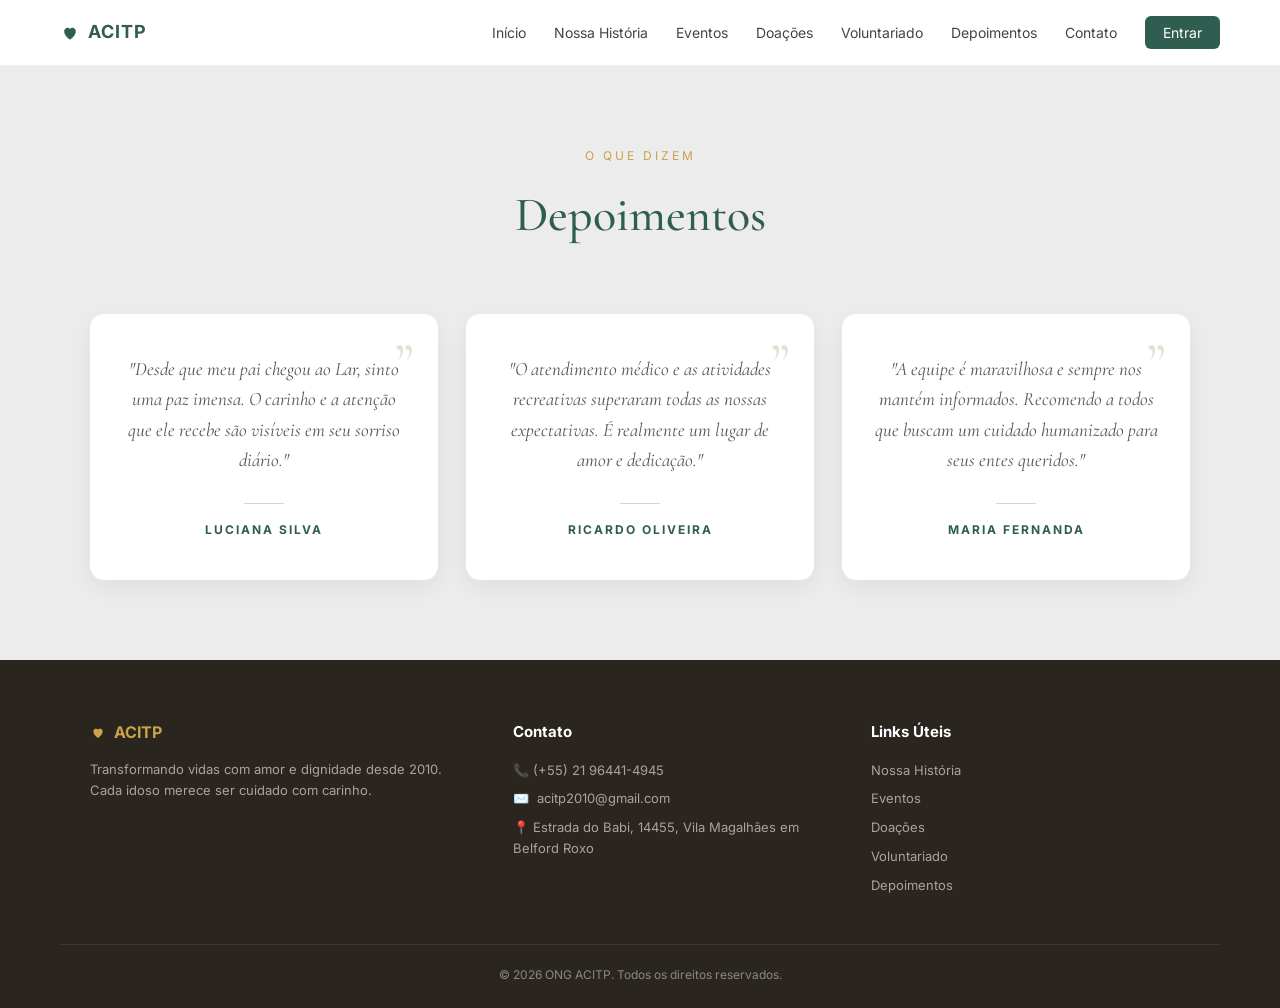
<file: depoimentos.html>
<!DOCTYPE html>
<html lang="pt-BR">
<head>
<meta charset="UTF-8" />
<meta name="viewport" content="width=device-width, initial-scale=1.0" />
<title>ACITP - Depoimentos</title>
<link rel="preconnect" href="https://fonts.googleapis.com">
<link rel="preconnect" href="https://fonts.gstatic.com" crossorigin>
<link href="https://fonts.googleapis.com/css2?family=Cormorant+Garamond:ital,wght@0,400;0,600;1,400&family=Inter:wght@400;500;600;700&display=swap" rel="stylesheet">
<style>
  * { margin: 0; padding: 0; box-sizing: border-box; }
  :root {
    --green: #2f5d4f;
    --green-dark: #1f4035;
    --gold: #c9a24a;
    --bg: #ffffff;
    --section-bg: #ececec;
    --card: #ffffff;
    --text: #333;
    --muted: #777;
    --footer-bg: #2b2520;
    --footer-text: #cfc8c0;
  }
  body {
    font-family: 'Inter', sans-serif;
    color: var(--text);
    background: var(--bg);
    line-height: 1.6;
  }

  /* Header */
  header {
    display: flex;
    justify-content: space-between;
    align-items: center;
    padding: 18px 60px;
    background: #fff;
    border-bottom: 1px solid #f0f0f0;
  }
  .logo {
    display: flex;
    align-items: center;
    gap: 8px;
    font-weight: 700;
    color: var(--green);
    font-size: 18px;
    letter-spacing: 1px;
  }
  .logo svg { width: 20px; height: 20px; fill: var(--green); }
  nav ul {
    list-style: none;
    display: flex;
    gap: 28px;
    align-items: center;
  }
  nav a {
    text-decoration: none;
    color: #444;
    font-size: 14px;
    transition: color .2s;
  }
  nav a:hover { color: var(--green); }
  .btn-entrar {
    background: var(--green);
    color: #fff;
    padding: 8px 18px;
    border-radius: 6px;
    font-size: 14px;
  }
  .btn-entrar:hover { background: var(--green-dark); color: #fff; }

  /* Section */
  .depoimentos {
    background: var(--section-bg);
    padding: 80px 20px;
  }
  .container {
    max-width: 1100px;
    margin: 0 auto;
  }
  .section-tag {
    text-align: center;
    color: var(--gold);
    font-size: 12px;
    letter-spacing: 3px;
    text-transform: uppercase;
    margin-bottom: 12px;
  }
  .section-title {
    text-align: center;
    font-family: 'Cormorant Garamond', serif;
    font-size: 48px;
    color: var(--green);
    font-weight: 500;
    margin-bottom: 60px;
  }
  .cards {
    display: grid;
    grid-template-columns: repeat(3, 1fr);
    gap: 28px;
  }
  .card {
    background: var(--card);
    border-radius: 14px;
    padding: 40px 30px;
    box-shadow: 0 8px 24px rgba(0,0,0,0.06);
    text-align: center;
    position: relative;
  }
  .card .quote-icon {
    position: absolute;
    top: 20px;
    right: 24px;
    font-family: 'Cormorant Garamond', serif;
    font-size: 60px;
    color: #e8e2d4;
    line-height: 1;
  }
  .card p {
    font-family: 'Cormorant Garamond', serif;
    font-style: italic;
    font-size: 19px;
    color: #555;
    margin-bottom: 28px;
  }
  .card .divider {
    width: 40px;
    height: 1px;
    background: #d4d4d4;
    margin: 0 auto 16px;
  }
  .card .name {
    font-size: 12px;
    letter-spacing: 2px;
    color: var(--green);
    font-weight: 700;
  }

  /* Footer */
  footer {
    background: var(--footer-bg);
    color: var(--footer-text);
    padding: 60px 60px 24px;
  }
  .footer-grid {
    display: grid;
    grid-template-columns: 1.2fr 1fr 1fr;
    gap: 40px;
    max-width: 1100px;
    margin: 0 auto;
  }
  .footer-grid h4 {
    color: #fff;
    margin-bottom: 16px;
    font-size: 15px;
  }
  .footer-brand {
    display: flex;
    align-items: center;
    gap: 8px;
    color: var(--gold);
    font-weight: 700;
    margin-bottom: 14px;
  }
  .footer-brand svg { width: 16px; height: 16px; fill: var(--gold); }
  .footer-grid p, .footer-grid li {
    font-size: 13px;
    color: #aaa39b;
    margin-bottom: 8px;
    list-style: none;
  }
  .footer-grid a { color: #aaa39b; text-decoration: none; }
  .footer-grid a:hover { color: #fff; }
  .contact-item {
    display: flex;
    align-items: center;
    gap: 8px;
  }
  .footer-bottom {
    text-align: center;
    margin-top: 40px;
    padding-top: 20px;
    border-top: 1px solid #3d3530;
    font-size: 12px;
    color: #888;
  }

  @media (max-width: 900px) {
    .cards { grid-template-columns: 1fr; }
    nav ul { display: none; }
    .footer-grid { grid-template-columns: 1fr; }
    header { padding: 16px 20px; }
    .section-title { font-size: 36px; }
  }
</style>
</head>
<body>

<header>
  <div class="logo">
    <svg viewBox="0 0 24 24"><path d="M12 21s-7-4.35-7-10a4 4 0 0 1 7-2.65A4 4 0 0 1 19 11c0 5.65-7 10-7 10z"/></svg>
    ACITP
  </div>
  <nav>
    <ul>
      <li><a href="#">Início</a></li>
      <li><a href="#">Nossa História</a></li>
      <li><a href="#">Eventos</a></li>
      <li><a href="#">Doações</a></li>
      <li><a href="#">Voluntariado</a></li>
      <li><a href="#">Depoimentos</a></li>
      <li><a href="#">Contato</a></li>
      <li><a href="#" class="btn-entrar">Entrar</a></li>
    </ul>
  </nav>
</header>

<section class="depoimentos">
  <div class="container">
    <div class="section-tag">O QUE DIZEM</div>
    <h2 class="section-title">Depoimentos</h2>
    <div class="cards">
      <div class="card">
        <span class="quote-icon">”</span>
        <p>"Desde que meu pai chegou ao Lar, sinto uma paz imensa. O carinho e a atenção que ele recebe são visíveis em seu sorriso diário."</p>
        <div class="divider"></div>
        <div class="name">LUCIANA SILVA</div>
      </div>
      <div class="card">
        <span class="quote-icon">”</span>
        <p>"O atendimento médico e as atividades recreativas superaram todas as nossas expectativas. É realmente um lugar de amor e dedicação."</p>
        <div class="divider"></div>
        <div class="name">RICARDO OLIVEIRA</div>
      </div>
      <div class="card">
        <span class="quote-icon">”</span>
        <p>"A equipe é maravilhosa e sempre nos mantém informados. Recomendo a todos que buscam um cuidado humanizado para seus entes queridos."</p>
        <div class="divider"></div>
        <div class="name">MARIA FERNANDA</div>
      </div>
    </div>
  </div>
</section>

<footer>
  <div class="footer-grid">
    <div>
      <div class="footer-brand">
        <svg viewBox="0 0 24 24"><path d="M12 21s-7-4.35-7-10a4 4 0 0 1 7-2.65A4 4 0 0 1 19 11c0 5.65-7 10-7 10z"/></svg>
        ACITP
      </div>
      <p>Transformando vidas com amor e dignidade desde 2010. Cada idoso merece ser cuidado com carinho.</p>
    </div>
    <div>
      <h4>Contato</h4>
      <p class="contact-item">📞 (+55) 21 96441-4945</p>
      <p class="contact-item">✉️ <a href="mailto:acitp2010@gmail.com">acitp2010@gmail.com</a></p>
      <p class="contact-item">📍 Estrada do Babi, 14455, Vila Magalhães em Belford Roxo</p>
    </div>
    <div>
      <h4>Links Úteis</h4>
      <ul>
        <li><a href="#">Nossa História</a></li>
        <li><a href="#">Eventos</a></li>
        <li><a href="#">Doações</a></li>
        <li><a href="#">Voluntariado</a></li>
        <li><a href="#">Depoimentos</a></li>
      </ul>
    </div>
  </div>
  <div class="footer-bottom">
    © 2026 ONG ACITP. Todos os direitos reservados.
  </div>
</footer>

</body>
</html>
</file>
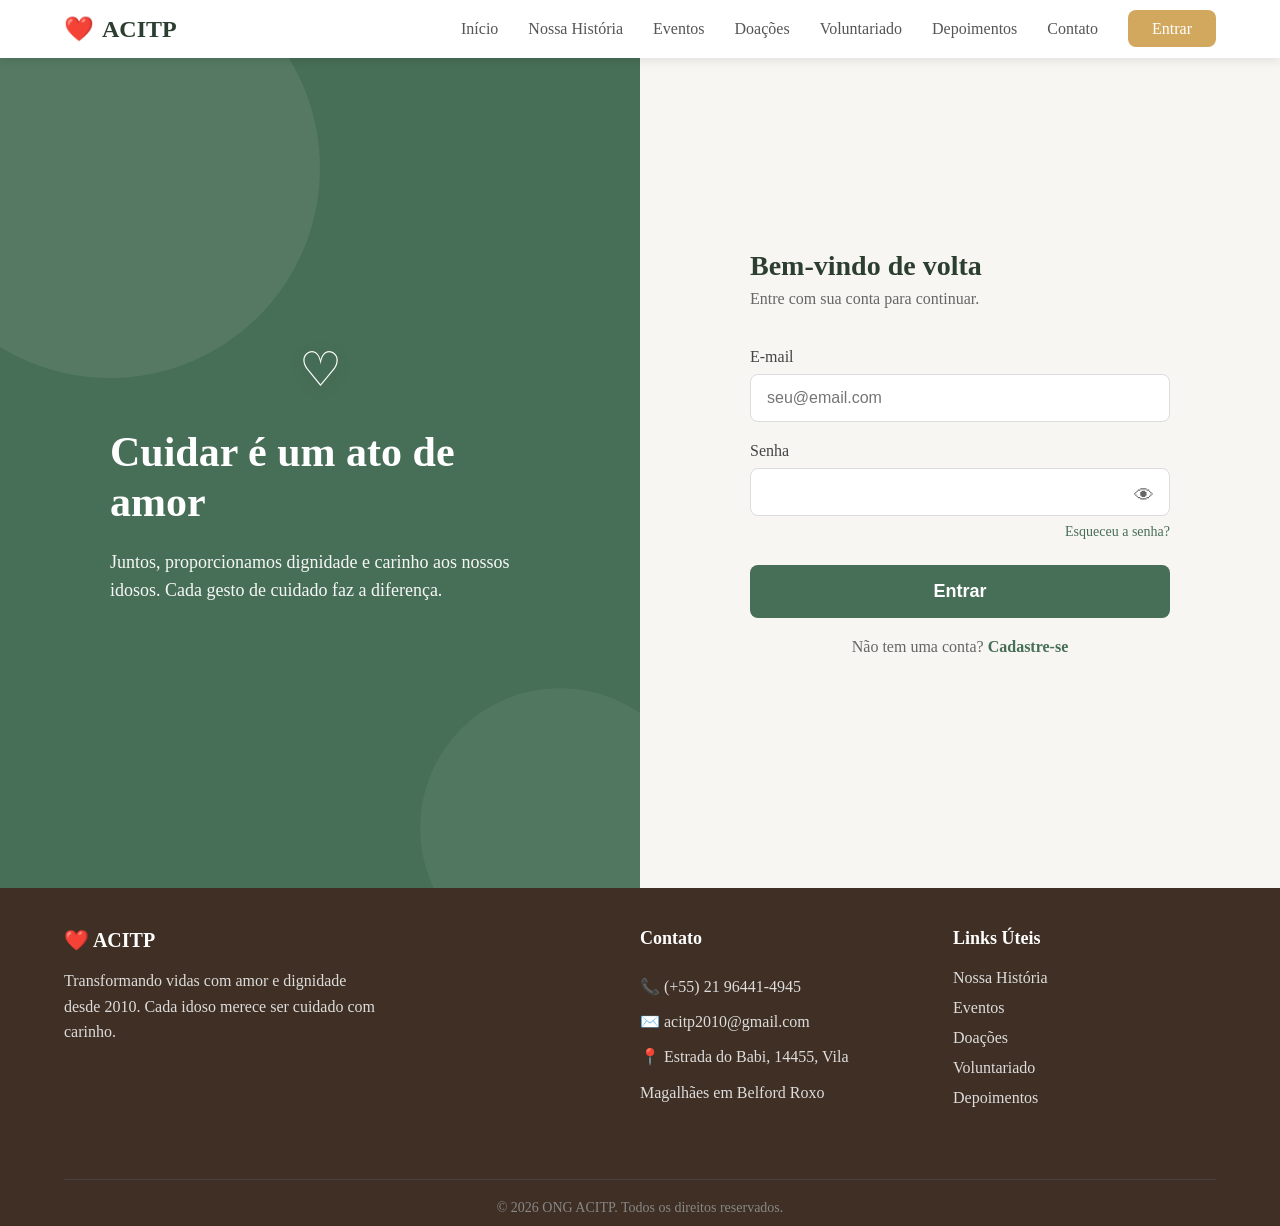
<file: Login_Folder/login.html>
<!DOCTYPE html>
<html lang="pt-BR">
<head>
    <meta charset="UTF-8">
    <meta name="viewport" content="width=device-width, initial-scale=1.0">
    <title>ACITP - Entrar</title>
    <link rel="stylesheet" href="login.css">
</head>
<body>

    <header>
        <nav>
            <a href="#" class="logo">
                <span>❤️</span> ACITP
            </a>

            <ul class="menu">
                <li><a href="#">Início</a></li>
                <li><a href="#">Nossa História</a></li>
                <li><a href="#">Eventos</a></li>
                <li><a href="#">Doações</a></li>
                <li><a href="#">Voluntariado</a></li>
                <li><a href="#">Depoimentos</a></li>
                <li><a href="#">Contato</a></li>
                <li><a href="login.html" class="botaoentrar" style="color: white;">Entrar</a></li>
            </ul>
        </nav>
    </header>

    <main>
        <div class="parteverde">
            <div class="heart">♡</div>
            <h1>Cuidar é um ato de amor</h1>
            <p>Juntos, proporcionamos dignidade e carinho aos nossos idosos. Cada gesto de cuidado faz a diferença.</p>
        </div>

        <div class="partebranca">
            <div class="form-container">
                <h2>Bem-vindo de volta</h2>
                <p>Entre com sua conta para continuar.</p>

                <form id="loginForm">
                    <label for="iemail">E-mail</label>
                    <input type="email" id="iemail" placeholder="seu@email.com" required>

                    <div class="senha-container">
                        <label for="isenha">Senha</label>
                        <input type="password" id="isenha" required>
                        <span id="versenha">👁</span>
                    </div>

                    <a href="#" class="esqueceu">Esqueceu a senha?</a>

                    <button type="submit" class="btn-entrar-form">Entrar</button>
                </form>

                <div class="cadastre">
                   <p>Não tem uma conta? <a href="../cadastro_folder/cadastro.html">Cadastre-se</a> </p>
                </div>
            </div>
        </div>
    </main>
<script src="login.js"></script>

<footer>
        <div class="footer-content">
            <div>
                <div class="footer-logo">
                    ❤️ ACITP
                </div>
                <p class="footer-desc">
                    Transformando vidas com amor e dignidade desde 2010. Cada idoso merece ser cuidado com carinho.
                </p>
            </div>


            <div class="footer-column">
                <h3>Contato</h3>
                <div class="contact-info">
                    <p><a href="tel:+5521964414945">📞 (+55) 21 96441-4945</a></p>
                    <p><a href="mailto:acitp2010@gmail.com">✉️ acitp2010@gmail.com</a></p>
                    <p>📍 Estrada do Babi, 14455, Vila Magalhães em Belford Roxo</p>
                </div>
            </div>

            <div class="footer-column">
                <h3>Links Úteis</h3>
                <ul>
                    <li><a href="#">Nossa História</a></li>
                    <li><a href="#">Eventos</a></li>
                    <li><a href="#">Doações</a></li>
                    <li><a href="#">Voluntariado</a></li>
                    <li><a href="#">Depoimentos</a></li>
                </ul>
            </div>
        </div>

        <div class="footer-bottom">
            © 2026 ONG ACITP. Todos os direitos reservados.
        </div>
    </footer>

</body>
</html>
</file>
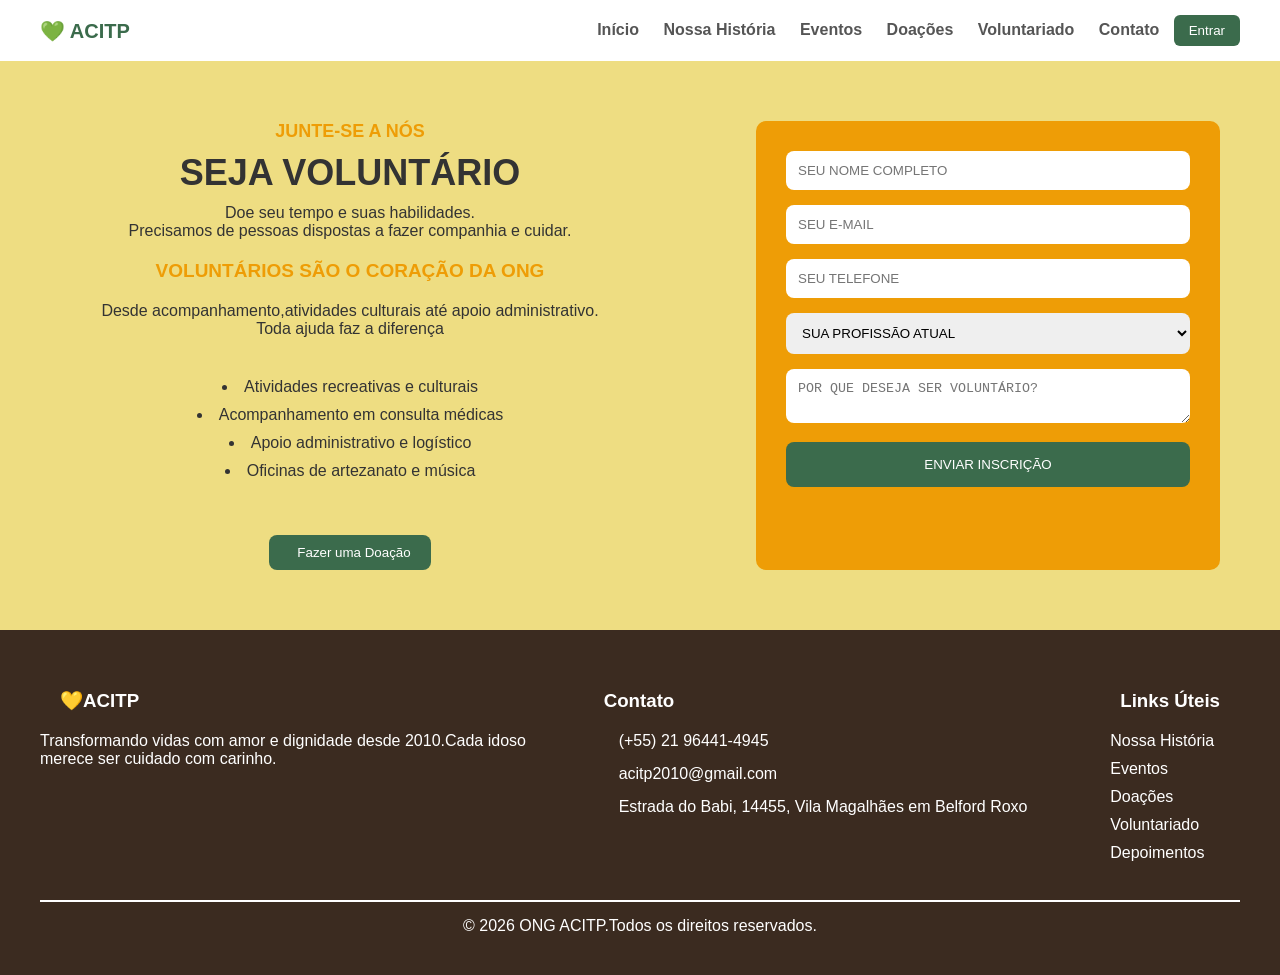
<file: voluntariado_Folder/voluntariado.html>
<!DOCTYPE html>
<html lang="pt-br">
<head>
  <meta charset="UTF-8">
  <title>Voluntariado</title>
  <link rel="stylesheet" href="voluntariado.css">
  <link rel="stylesheet" href="https://cdn-uicons.flaticon.com/uicons-regular-rounded/css/uicons-regular-rounded.css">
</head>

<body>

<header class="header">
  <div class="logo">💚 ACITP</div>
  <nav>
    <a href="#">Início</a>
    <a href="#">Nossa História</a>
    <a href="#">Eventos</a>
    <a href="#">Doações</a>
    <a href="#">Voluntariado</a>
    <a href="#">Contato</a>
    <button class="btn-login">Entrar</button>
  </nav>
</header>

<section class="container">

  <div class="main">
    <h4>JUNTE-SE A NÓS</h4>
    <h1>SEJA VOLUNTÁRIO</h1>

    Doe seu tempo e suas habilidades.<br>
    Precisamos de pessoas dispostas a fazer companhia e cuidar.

    <h3>VOLUNTÁRIOS SÃO O CORAÇÃO DA ONG</h3>

    Desde acompanhamento,atividades culturais até apoio administrativo.<br>
    Toda ajuda faz a diferença

    <ul>
      <li>Atividades recreativas e culturais</li>
      <li>Acompanhamento em consulta médicas</li>
      <li>Apoio administrativo e logístico</li>
      <li>Oficinas de artezanato e música</li>
    </ul>

    <button class="btn-doar"><i class="fi fi-rr-hand-holding-heart"></i> Fazer uma Doação</button>
  </div>
  

  <div class="form-box">
    <input type="text" placeholder="SEU NOME COMPLETO">
    <input type="email" placeholder="SEU E-MAIL">
    <input type="text" placeholder="SEU TELEFONE">

    <select>
      <option selected>SUA PROFISSÃO ATUAL</option>
      <option value="Enfermeiro / Técnico de Enfermagem">Enfermeiro / Técnico de Enfermagem</option>
      <option value="Fisioterapeuta">Fisioterapeuta</option>  
      <option value="Psicólogo">Psicólogo</option>
      <option value="Nutricionista">Nutricionista</option>
      <option value="Assistente Social">Assistente Social</option>
      <option value= "Artesão / Professor de Artes">Artesão / Professor de Artes</option>
      <option value="Comunicador / Social Media">Comunicador / Social Media</option>
      <option value="Voluntário Geral">Voluntário Geral</option>
    </select>

    <textarea placeholder="POR QUE DESEJA SER VOLUNTÁRIO?"></textarea>

    <button class="btn-enviar">ENVIAR INSCRIÇÃO</button>
  </div>

</section>

<footer class="footer">

  <div>

    <h3>💛ACITP</h3>
    <p>Transformando vidas com amor e dignidade desde 2010.Cada idoso </p>
    <p>merece ser cuidado com carinho.</p>
  </div>

  <div>
    <h3>Contato</h3>
    <p id="telefone"><i class="fi fi-rr-phone-call"></i>(+55) 21 96441-4945</p>
    <p id="email"><i class="fi fi-rr-envelope"></i>acitp2010@gmail.com</p>
    <p id="endereco"><i class="fi fi-rr-marker"></i>Estrada do Babi, 14455, Vila Magalhães em Belford Roxo</p>
  </div>

  <div>
    <h3>Links Úteis</h3>
    <a href="#">Nossa História</a>
    <a href="#">Eventos</a>
    <a href="#">Doações</a>
    <a href="#">Voluntariado</a>
    <a href="#">Depoimentos</a>
  </div>

  <!-- LINHA + COPYRIGHT -->
  <div class="copyright">
    © 2026 ONG ACITP.Todos os direitos reservados.
  </div>

</footer>

</body>
</html>
</file>
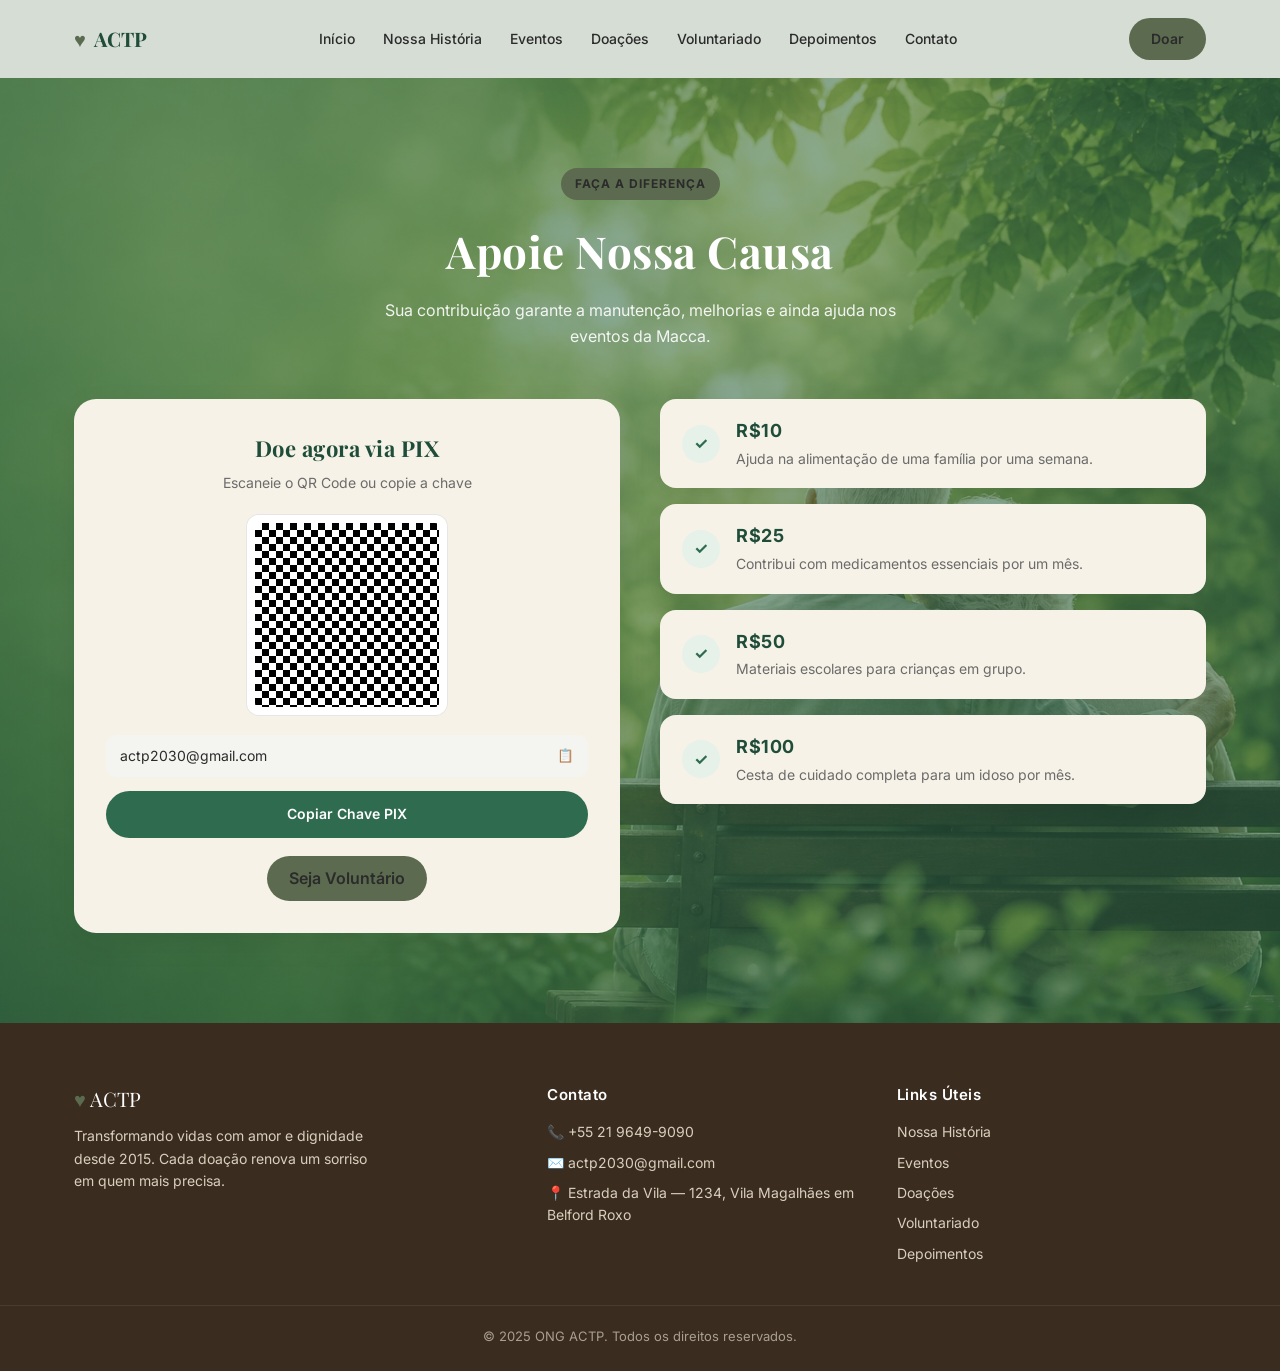
<file: CÓDIGOS/Doacao/doacao.html>
<!DOCTYPE html>
<html lang="pt-BR">
<head>
<meta charset="UTF-8" />
<meta name="viewport" content="width=device-width, initial-scale=1.0" />
<title>ACTP — Apoie Nossa Causa</title>
<link href="https://fonts.googleapis.com/css2?family=Playfair+Display:wght@700;900&family=Inter:wght@300;400;500;600;700&display=swap" rel="stylesheet">
<style>
  /* ---------- Reset & base ---------- */
  * { margin: 0; padding: 0; box-sizing: border-box; }
  :root{
    --bg: #D6DDD5;
    --bg-soft: #f4f6ee;
    --green-dark: #1f4d3a;
    --green: #2e6b4f;
    --green-light: #3a8a64;
    --brown: #4a3a2a;
    --brown-dark: #3a2d20;
    --text: #2b2b2b;
    --muted: #6b6b6b;
    --card: #ffffff;
    --yellow: #5C6B4F;
    --radius: 22px;
    --shadow: 0 10px 30px rgba(0,0,0,.08);
  }
  html,body{ background: var(--bg); color: var(--text); font-family: 'Inter', sans-serif; line-height: 1.6; }
  h1,h2,h3,h4 { font-family: 'Playfair Display', serif; color: var(--green-dark); letter-spacing: .5px; }
  a { text-decoration: none; color: inherit; }
  img { max-width: 100%; display: block; }
  .container { max-width: 1180px; margin: 0 auto; padding: 0 24px; }

  /* ---------- Header ---------- */
  header{
    background: var(--bg);
    padding: 18px 0;
    position: sticky; top: 0; z-index: 50;
  }
  .nav{ display:flex; align-items:center; justify-content:space-between;}
  .logo{ display:flex; align-items:center; gap:8px; font-family:'Playfair Display',serif; font-weight:700; color:var(--green-dark); font-size:20px;}
  .logo .heart{ color: var(--yellow); }
  nav ul{ display:flex; gap: 28px; list-style:none; font-size: 14px; font-weight: 500; }
  nav ul a:hover{ color: var(--green); }
  .btn{
    display:inline-block; padding: 10px 22px; border-radius: 999px;
    background: var(--yellow); color: #2b2b2b; font-weight: 600; font-size: 14px;
    transition: transform .2s ease, box-shadow .2s ease;
  }
  .btn:hover{ transform: translateY(-2px); box-shadow: 0 8px 20px rgba(232,197,71,.4); }
  .btn-green{ background: var(--green); color:#fff; }
  .btn-green:hover{ box-shadow: 0 8px 20px rgba(46,107,79,.35); }
/* ---------- Doação section ---------- */
  .doacao{
    position: relative;
    padding: 90px 0;
    background:
      linear-gradient(rgba(46,107,79,.55), rgba(46,107,79,.55)),
      url("imagens/imagem_doacao.png") center/cover no-repeat;
    color: #fff;
  }
  .doacao .tag{
    display:inline-block; background: var(--yellow); color: #2b2b2b;
    padding: 6px 14px; border-radius: 999px; font-size: 12px; font-weight: 700;
    letter-spacing: 1px; text-transform: uppercase;
  }
  .doacao-header{ text-align:center; margin-bottom: 50px; }
  .doacao-header h2{ color:#fff; font-size: 44px; margin: 16px 0 12px; }
  .doacao-header p{ max-width: 560px; margin: 0 auto; opacity: .9; }

  .doacao-grid{
    display: grid; grid-template-columns: 1fr 1fr; gap: 40px;
    align-items: start;
  }

  /* PIX card */
  .pix-card{
    background: #F6F2E7; color: var(--text);
    border-radius: var(--radius); padding: 32px;
    box-shadow: var(--shadow); text-align:center;
  }
  .pix-card h3{ font-size: 22px; margin-bottom: 6px; }
  .pix-card .sub{ color: var(--muted); font-size: 14px; margin-bottom: 20px; }
  .qr{
    width: 200px; height: 200px; margin: 0 auto 20px;
    background:
      repeating-conic-gradient(#000 0% 25%, #fff 0% 50%) 0 0/14px 14px;
    border: 8px solid #fff; border-radius: 12px;
    box-shadow: 0 0 0 1px #e6e6e6;
  }
  .pix-key{
    display:flex; align-items:center; justify-content:space-between;
    background: #f4f4f0; border-radius: 10px;
    padding: 10px 14px; font-size: 14px; margin-bottom: 14px;
  }
  .pix-key button{
    background: transparent; border: 0; cursor: pointer; color: var(--green); 
  }
  .pix-card .btn{ width: 100%; background: var(--green); color: #fff; padding: 12px; }
  .seja-voluntario{
    display:inline-block; margin-top: 18px;
    background: var(--yellow); color:#2b2b2b; font-weight:600;
    padding: 10px 22px; border-radius: 999px;
  }

  /* Donation tiers */
  .tiers{ display:flex; flex-direction:column; gap: 16px; }
  .tier{
    background:#F6F2E7; color: var(--text);
    border-radius: 16px; padding: 18px 22px;
    display:flex; align-items:center; gap:16px;
    box-shadow: var(--shadow);
    transition: transform .2s ease;
  }
  .tier:hover{ transform: translateX(6px); }
  .tier .check{
    width: 38px; height: 38px; border-radius: 50%;
    background: #e6f1ea; color: var(--green);
    display:flex; align-items:center; justify-content:center;
    font-weight: 700; flex-shrink: 0;
  }
  .tier h4{ font-family:'Inter',sans-serif; color: var(--green-dark); font-size: 18px; margin-bottom: 2px; }
  .tier p{ color: var(--muted); font-size: 14px; }

  /* ---------- Footer ---------- */
  footer{
    background: var(--brown-dark); color: #d9cfbe;
    padding: 60px 0 24px;
  }
  .foot-grid{
    display:grid; grid-template-columns: 1.4fr 1fr 1fr; gap: 40px;
  }
  .foot-grid h4{ color:#fff; font-family:'Inter',sans-serif; font-size:15px; margin-bottom:14px; font-weight:600;}
  .foot-grid ul{ list-style:none; display:flex; flex-direction:column; gap:8px; font-size:14px; }
  .foot-grid a:hover{ color:#fff; }
  .foot-logo{ color:#fff; font-family:'Playfair Display',serif; font-size: 20px; margin-bottom:10px;}
  .foot-logo .heart{ color: var(--yellow); }
  .foot-bottom{
    border-top: 1px solid rgba(255,255,255,.1);
    margin-top: 40px; padding-top: 20px;
    text-align:center; font-size: 13px; opacity: .7;
  }

  /* ---------- Responsive ---------- */
  @media (max-width: 820px){
    nav ul{ display:none; }
    .evento-row, .evento-row.reverse{
      grid-template-columns: 1fr; gap: 24px; direction: ltr; margin-bottom: 50px;
    }
    .doacao-grid{ grid-template-columns: 1fr; }
    .doacao-header h2{ font-size: 32px; }
    .foot-grid{ grid-template-columns: 1fr; }
  }
</style>
</head>
<body>

    <!-- ============ HEADER ============ -->
<header>
  <div class="container nav">
    <div class="logo"><span class="heart">♥</span> ACTP</div>
    <nav>
      <ul>
        <li><a href="#">Início</a></li>
        <li><a href="#">Nossa História</a></li>
        <li><a href="eventos.html">Eventos</a></li>
        <li><a href="doacao.html">Doações</a></li>
        <li><a href="#">Voluntariado</a></li>
        <li><a href="#">Depoimentos</a></li>
        <li><a href="#">Contato</a></li>
      </ul>
    </nav>
    <a href="#doacao" class="btn">Doar</a>
  </div>
</header>
<!-- ============ DOAÇÃO ============ -->
<section class="doacao" id="doacao">
  <div class="container">
    <div class="doacao-header">
      <span class="tag">Faça a diferença</span>
      <h2>Apoie Nossa Causa</h2>
      <p>Sua contribuição garante a manutenção, melhorias e ainda ajuda nos eventos da Macca.</p>
    </div>

    <div class="doacao-grid">
      <!-- PIX -->
      <div class="pix-card">
        <h3>Doe agora via PIX</h3>
        <p class="sub">Escaneie o QR Code ou copie a chave</p>
        <div class="qr" aria-label="QR Code"></div>
        <div class="pix-key">
          <span>actp2030@gmail.com</span>
          <button title="Copiar">📋</button>
        </div>
        <a href="#" class="btn btn-green">Copiar Chave PIX</a>
        <div><a href="#" class="seja-voluntario">Seja Voluntário</a></div>
      </div>

      <!-- Tiers -->
      <div class="tiers">
        <div class="tier">
          <div class="check">✓</div>
          <div>
            <h4>R$10</h4>
            <p>Ajuda na alimentação de uma família por uma semana.</p>
          </div>
        </div>
        <div class="tier">
          <div class="check">✓</div>
          <div>
            <h4>R$25</h4>
            <p>Contribui com medicamentos essenciais por um mês.</p>
          </div>
        </div>
        <div class="tier">
          <div class="check">✓</div>
          <div>
            <h4>R$50</h4>
            <p>Materiais escolares para crianças em grupo.</p>
          </div>
        </div>
        <div class="tier">
          <div class="check">✓</div>
          <div>
            <h4>R$100</h4>
            <p>Cesta de cuidado completa para um idoso por mês.</p>
          </div>
        </div>
      </div>
    </div>
  </div>
</section>

<!-- ============ FOOTER ============ -->
<footer>
  <div class="container foot-grid">
    <div>
      <div class="foot-logo"><span class="heart">♥</span> ACTP</div>
      <p style="font-size:14px; max-width:300px;">
        Transformando vidas com amor e dignidade desde 2015. Cada doação
        renova um sorriso em quem mais precisa.
      </p>
    </div>
    <div>
      <h4>Contato</h4>
      <ul>
        <li>📞 +55 21 9649-9090</li>
        <li>✉️ actp2030@gmail.com</li>
        <li>📍 Estrada da Vila — 1234, Vila Magalhães em Belford Roxo</li>
      </ul>
    </div>
    <div>
      <h4>Links Úteis</h4>
      <ul>
        <li><a href="#">Nossa História</a></li>
        <li><a href="eventos.html">Eventos</a></li>
        <li><a href="doacao.html">Doações</a></li>
        <li><a href="#">Voluntariado</a></li>
        <li><a href="#">Depoimentos</a></li>
      </ul>
    </div>
  </div>
  <div class="foot-bottom">© 2025 ONG ACTP. Todos os direitos reservados.</div>
</footer>

</body>
</html>
</file>
<file: Login_Folder/login.css>
* {
            margin: 0;
            padding: 0;
            box-sizing: border-box;
        }

        body {
            height: 100%;
            margin: 0;
        }

        header {
            background: white;
            box-shadow: 0 2px 10px rgba(0, 0, 0, 0.1);
            padding: 15px 5%;
            position: sticky;
            top: 0;
            z-index: 100;
        }

        nav {
            display: flex;
            justify-content: space-between;
            align-items: center;
            max-width: 1400px;
            margin: 0 auto;
        }

        .logo {
            display: flex;
            align-items: center;
            gap: 8px;
            font-size: 24px;
            font-weight: 700;
            color: #2C3E2F;
            text-decoration: none;
        }

        .logo span {
            color: #476E56;
        }

        .menu {
            display: flex;
            list-style: none;
            gap: 30px;
            align-items: center;
        }

        .menu a {
            text-decoration: none;
            color: #555;
            font-weight: 500;
            transition: color 0.3s;
        }

        .menu a:hover {
            color: #476E56;
        }

        .botaoentrar {
            background-color: #D2A85E;
            padding: 10px 24px;
            border-radius: 8px;
            text-decoration: none;
            font-weight: 600;
        }
        .botaoentrar:hover{
            background-color: #8e6a2d;
        }

        main {
            flex: 1;
            display: flex;
            height: calc(100vh - 70px);
        }

        .parteverde {
            background: #476E56;
            flex: 1;
            display: flex;
            flex-direction: column;
            justify-content: center;
            align-items: center;
            position: relative;
            overflow: hidden;
            color: white;
            padding: 60px 40px;
        }

        .parteverde::before {
            content: '';
            position: absolute;
            width: 420px;
            height: 420px;
            background: rgba(255,255,255,0.08);
            border-radius: 50%;
            top: -100px;
            left: -100px;
        }

        .parteverde::after {
            content: '';
            position: absolute;
            width: 280px;
            height: 280px;
            background: rgba(255,255,255,0.06);
            border-radius: 50%;
            bottom: -80px;
            right: -60px;
        }

        .heart {
            font-size: 48px;
            margin-bottom: 30px;
            filter: drop-shadow(0 4px 8px rgba(0,0,0,0.2));
        }

        .parteverde h1 {
            font-size: 42px;
            font-weight: 600;
            margin-bottom: 20px;
            max-width: 420px;
            line-height: 1.2;
        }

        .parteverde p {
            font-size: 18px;
            line-height: 1.6;
            max-width: 420px;
            opacity: 0.95;
        }

        .partebranca {
            flex: 1;
            background: #F8F6F2;
            display: flex;
            align-items: center;
            justify-content: center;
            padding: 60px 40px;
        }

        .form-container {
            width: 100%;
            max-width: 420px;
        }

        .form-container h2 {
            font-size: 28px;
            color: #2C3E2F;
            margin-bottom: 8px;
        }

        .form-container p {
            color: #666;
            margin-bottom: 40px;
        }

        label {
            display: block;
            margin-bottom: 8px;
            font-weight: 500;
            color: #444;
        }

        input {
            width: 100%;
            padding: 14px 16px;
            border: 1px solid #ddd;
            border-radius: 8px;
            font-size: 16px;
            margin-bottom: 20px;
        }

        input:focus {
            outline: none;
            border-color: #476E56;
            box-shadow: 0 0 0 3px rgba(71, 110, 86, 0.15);
        }

        .senha-container {
            position: relative;
        }

        .senha-container input {
            margin-bottom: 8px;
        }

        #versenha {
            position: absolute;
            right: 16px;
            top: 42px;
            font-size: 20px;
            cursor: pointer;
            color: #666;
        }

        .esqueceu {
            display: block;
            text-align: right;
            color: #476E56;
            font-size: 14px;
            margin-bottom: 25px;
            text-decoration: none;
        }
        .esqueceu:hover{
            text-decoration-line: underline;
        }



        .btn-entrar-form {
            width: 100%;
            background: #476E56;
            color: white;
            border: none;
            padding: 16px;
            font-size: 18px;
            font-weight: 600;
            border-radius: 8px;
            cursor: pointer;
            margin-bottom: 20px;
            transition: all 0.3s;
        }

        .btn-entrar-form:hover {
            background: #3a5a48;
        }

        .cadastre {
            text-align: center;
            color: #666;
        }

        .cadastre a {
            color: #476E56;
            text-decoration: none;
            font-weight: 600;
        }

        .cadastre a:hover{
            text-decoration:underline;
        }

        footer {
            background-color:#3F2F24;
            color: #ddd;
            padding: 40px 5% 10px;     /* Reduzido */

        }

        .footer-content {
            max-width: 1200px;
            margin: 0 auto;
            display: grid;
            grid-template-columns: 2fr 1fr 1fr;
            gap: 50px;
        }

        .footer-logo {
            display: flex;
            align-items: center;
            gap: 10px;
            font-size: 20px;
            font-weight: 700;
            color: white;
            margin-bottom: 16px;
        }

        .footer-logo span {
            color:  white;
        }

        .footer-desc {
            line-height: 1.6;
            max-width: 320px;
        }

        .footer-column h3 {
            color:  white;
            margin-bottom: 20px;
            font-size: 18px;
        }

        .footer-column ul {
            list-style: none;
        }

        .footer-column ul li {
            margin-bottom: 12px;
        }

        .footer-column a {
            color: #ddd;
            text-decoration: none;
            transition: color 0.3s;
        }

        .footer-column a:hover {
            color: #858585;
        }

        .contact-info {
            line-height: 2.2;
        }

        .contact-info a {
            color: #ddd;
            text-decoration: none;
        }

        .contact-info a:hover {
            color: #80807f;
        }

        .footer-bottom {
            margin-top: 60px;
            padding-top: 20px;
            border-top: 1px solid #444;
            text-align: center;
            color: #888;
            font-size: 14px;
        }

        @media (max-width: 900px) {
            main {
                flex-direction: column;
            }
            .footer-content {
                grid-template-columns: 1fr;
                gap: 40px;
            }
        }
</file>
<file: voluntariado_Folder/voluntariado.css>
* {
  margin: 0;
  padding: 0;
  box-sizing: border-box;
}

body {
  font-family: Arial, sans-serif;
  background: #EEDD82;
  color: #333333;
}

/* HEADER */
.header {
  display: flex;
  justify-content: space-between;
  align-items: center;
  padding: 15px 40px;
  background: #FFFFFF;
}

.logo {
  font-size: 20px;
  font-weight: bold;
  color: #3B6B4C;
}

.header nav a {
  margin: 0 10px;
  text-decoration: none;
  color: #555555;
  font-weight: bold;
}

.btn-login {
  background: #3B6B4C;
  color: #FFFFFF;
  border: none;
  padding: 8px 15px;
  border-radius: 6px;
}


.container {
  display: flex;
  justify-content: space-between;
  padding: 60px;
}

.main {
  width: 50%;
  text-align: center;
}
.main p{
  text-align: center;
  margin: 20px 0;
  

}
.main h4{
  color:#ee9d06;
  text-align: center;
  font-size: 18px;
  margin-bottom: 10px;
}
.main h3 {
  color:#ee9d06;
  text-align: center;
  font-size: 19px;
  margin: 20px 0;
}

.main h1 {
  font-size: 36px;
  margin: 10px 0;
  text-align: center;
}

.main ul {
  list-style-position: inside;
  padding: 30px;
  text-align: center;
}

.main li {
  margin: 10px 0;
  
}

.btn-doar {
  display: inline-block;
  margin-top: 15px;
  background: #3B6B4C;
  color: #FFFFFF;
  padding: 10px 20px;
  border: none;
  border-radius: 8px;
  cursor: pointer;  
}

.fi-rr-hand-holding-heart{
  margin-right: 8px;
}


.form-box {
  width: 40%;
  background: #ee9d06;
  padding: 30px;
  border-radius: 10px;
}

.form-box input,
.form-box select,
.form-box textarea {
  width: 100%;
  margin-bottom: 15px;
  padding: 12px;
  border-radius: 8px;
  border: none;
}


.btn-enviar {
  width: 100%;
  background: #3B6B4C;
  color: #FFFFFF;
  padding: 15px;
  border: none;
  border-radius: 8px;
}


.footer {
  display: flex;
  flex-wrap: wrap;
  justify-content: space-between;
  background: #3B2B20;
  color: #FFFFFF;
  padding: 40px;
}

.footer h3 {
  margin-bottom: 5px;
  text-align: left;
  margin: 20px;
}


#telefone{
  text-align: left;
  margin: 15px;
}
.fi.fi-rr-phone-call {
  margin: 10px;
}

#email {
  text-align: left;
  margin: 15px;
}
.fi.fi-rr-envelope {
  margin: 10px;
}
#endereco {
  text-align: left;
  margin: 15px;
}
.fi.fi-rr-marker {
  margin: 10px;

}


.footer a {
  text-align: left;
  margin: 10px;
  display: block;
  color: #FFFFFF;
  text-decoration: none;
  margin-bottom: 8px;
}


.copyright {
  width: 100%;
  text-align: center;
  margin-top: 30px;
}

.copyright::before {
  content: "";
  display: block;
  width: 100%;
  height: 2px;
  background: #FFFFFF;
  margin: 0 auto 15px;
}
</file>
